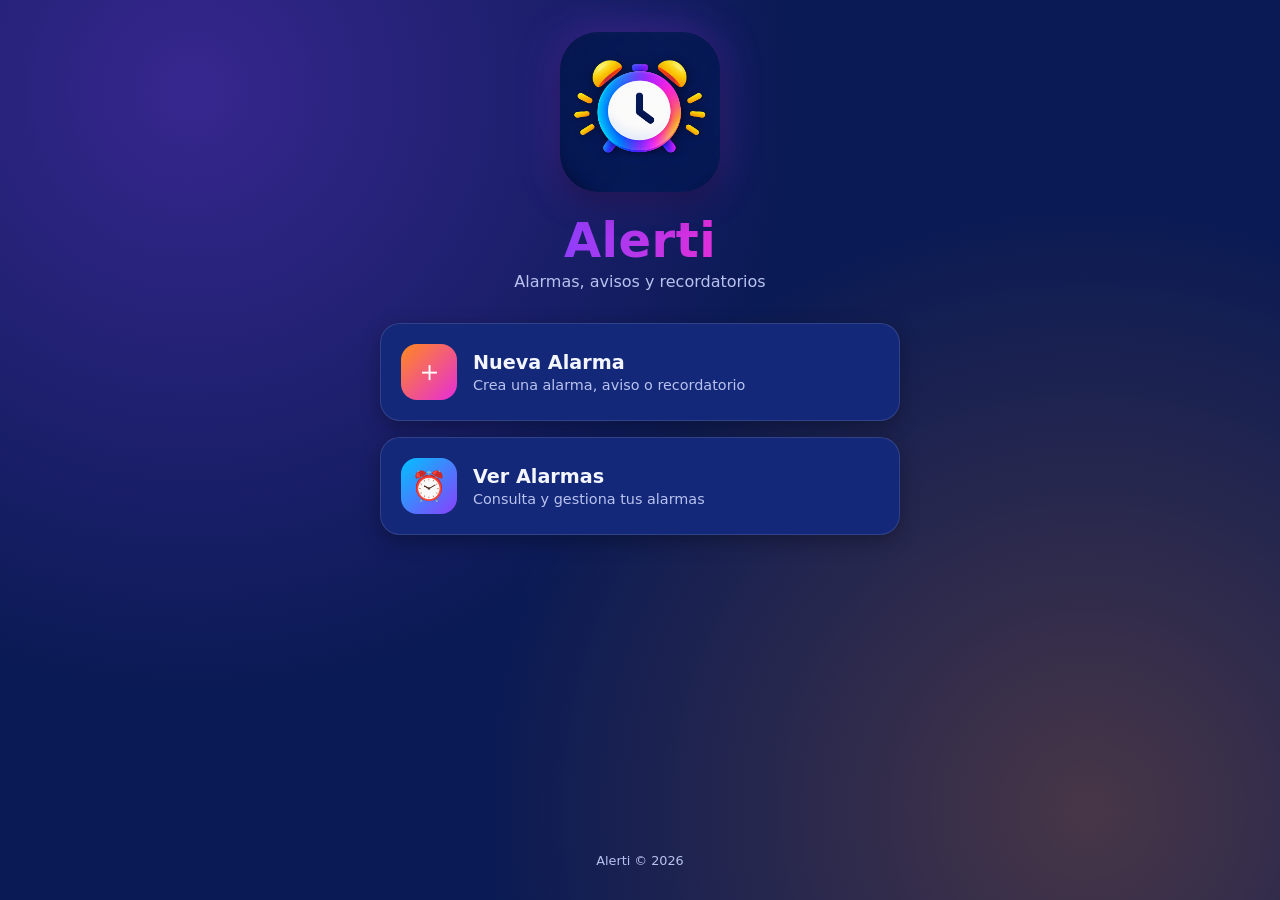
<file: index.html>
<!DOCTYPE html>
<html lang="es">
<head>
  <meta charset="UTF-8">
  <meta name="viewport" content="width=device-width, initial-scale=1">
  <meta name="theme-color" content="#0a1a54">
  <title>Alerti</title>
  <link rel="icon" type="image/png" href="img/logoAlerti.png">
  <link rel="stylesheet" href="css/style.css">
  <link rel="stylesheet" href="css/formulario.css">
  <link rel="stylesheet" href="css/aviso.css">
</head>
<body>
  <main class="app">
    <header class="hero">
      <img class="logo" src="img/logoAlerti.png" alt="Logo de Alerti">
      <h1>Alerti</h1>
      <p class="tagline">Alarmas, avisos y recordatorios</p>
    </header>

    <nav class="menu" aria-label="Menú principal">
      <a class="card card-new" href="nueva-alarma.html">
        <span class="card-icon" aria-hidden="true">＋</span>
        <span class="card-text">
          <strong>Nueva Alarma</strong>
          <small>Crea una alarma, aviso o recordatorio</small>
        </span>
      </a>

      <a class="card card-list" href="alarmas.html">
        <span class="card-icon" aria-hidden="true">⏰</span>
        <span class="card-text">
          <strong>Ver Alarmas</strong>
          <small>Consulta y gestiona tus alarmas</small>
        </span>
      </a>
    </nav>

    <footer class="footer">Alerti &copy; 2026</footer>
  </main>

  <script src="js/motor.js"></script>
</body>
</html>
</file>
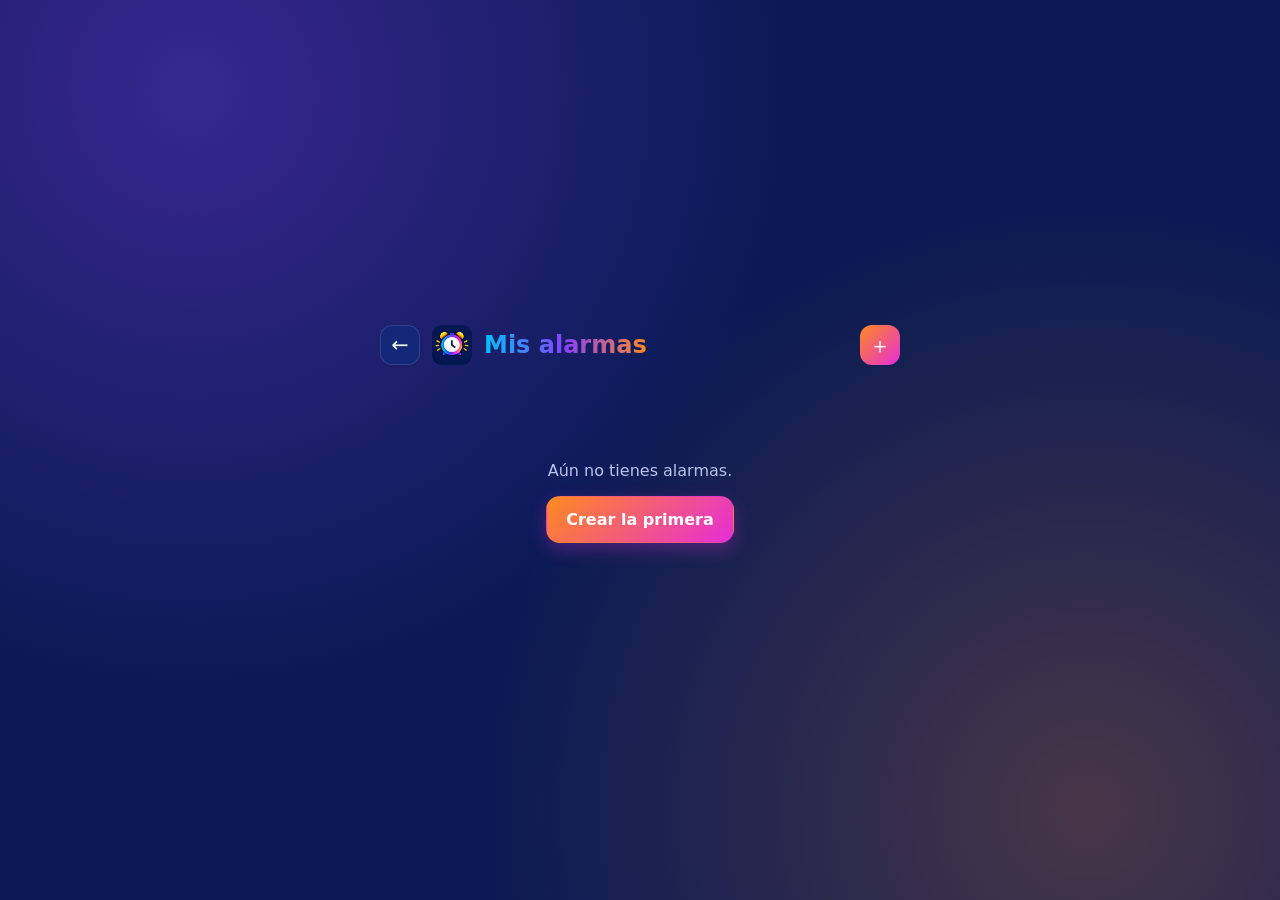
<file: alarmas.html>
<!DOCTYPE html>
<html lang="es">
<head>
  <meta charset="UTF-8">
  <meta name="viewport" content="width=device-width, initial-scale=1">
  <meta name="theme-color" content="#0a1a54">
  <title>Mis alarmas · Alerti</title>
  <link rel="icon" type="image/png" href="img/logoAlerti.png">
  <link rel="stylesheet" href="css/style.css">
  <link rel="stylesheet" href="css/formulario.css">
  <link rel="stylesheet" href="css/alarmas.css">
  <link rel="stylesheet" href="css/aviso.css">
</head>
<body>
  <main class="app">
    <header class="topbar">
      <a class="back" href="index.html" aria-label="Volver al inicio">&larr;</a>
      <img class="logo-mini" src="img/logoAlerti.png" alt="">
      <h1>Mis alarmas</h1>
      <a class="btn-add" href="nueva-alarma.html" aria-label="Nueva alarma">＋</a>
    </header>

    <ul id="lista" class="lista"></ul>

    <div id="vacio" class="vacio" hidden>
      <p>Aún no tienes alarmas.</p>
      <a class="btn-primary" href="nueva-alarma.html">Crear la primera</a>
    </div>
  </main>

  <script src="js/motor.js"></script>
  <script src="js/alarmas.js"></script>
</body>
</html>
</file>
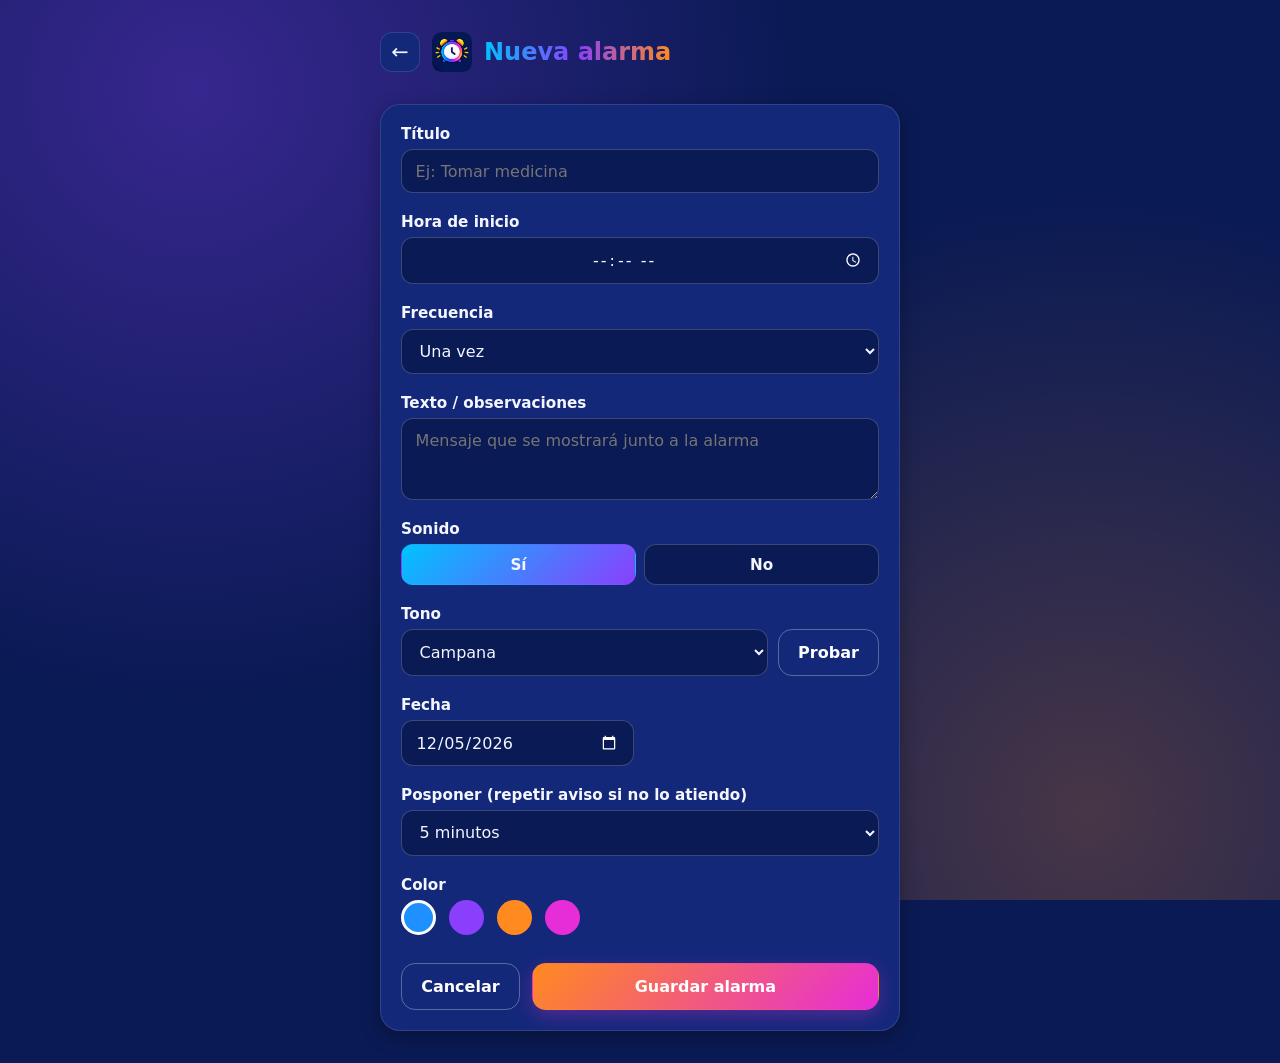
<file: nueva-alarma.html>
<!DOCTYPE html>
<html lang="es">
<head>
  <meta charset="UTF-8">
  <meta name="viewport" content="width=device-width, initial-scale=1">
  <meta name="theme-color" content="#0a1a54">
  <title>Nueva alarma · Alerti</title>
  <link rel="icon" type="image/png" href="img/logoAlerti.png">
  <link rel="stylesheet" href="css/style.css">
  <link rel="stylesheet" href="css/formulario.css">
  <link rel="stylesheet" href="css/aviso.css">
</head>
<body>
  <main class="app">
    <header class="topbar">
      <a class="back" href="index.html" aria-label="Volver al inicio">&larr;</a>
      <img class="logo-mini" src="img/logoAlerti.png" alt="">
      <h1>Nueva alarma</h1>
    </header>

    <form id="form-alarma" class="form" novalidate>
      <div class="field">
        <label for="titulo">Título</label>
        <input type="text" id="titulo" maxlength="60" placeholder="Ej: Tomar medicina" required>
      </div>

      <div class="field">
        <label for="hora">Hora de inicio</label>
        <input type="time" id="hora" class="big-time" required>
      </div>

      <div class="field">
        <label for="frecuencia">Frecuencia</label>
        <select id="frecuencia">
          <option value="una-vez" selected>Una vez</option>
          <option value="diaria">Diaria</option>
          <option value="semanal">Semanal</option>
          <option value="anual">Anual</option>
          <option value="intervalo">Intervalo</option>
        </select>
      </div>

      <div class="field" id="bloque-semanal" hidden>
        <span class="label">Días de la semana</span>
        <div class="chips" id="dias-semana">
          <label class="chip"><input type="checkbox" value="1"><span>L</span></label>
          <label class="chip"><input type="checkbox" value="2"><span>M</span></label>
          <label class="chip"><input type="checkbox" value="3"><span>X</span></label>
          <label class="chip"><input type="checkbox" value="4"><span>J</span></label>
          <label class="chip"><input type="checkbox" value="5"><span>V</span></label>
          <label class="chip"><input type="checkbox" value="6"><span>S</span></label>
          <label class="chip"><input type="checkbox" value="0"><span>D</span></label>
        </div>
      </div>

      <div class="field" id="bloque-intervalo" hidden>
        <span class="label">Repetir cada</span>
        <div class="row">
          <input type="number" id="intervalo-valor" min="1" max="999" value="1" aria-label="Cantidad">
          <select id="intervalo-unidad" aria-label="Unidad">
            <option value="minutos">minutos</option>
            <option value="horas" selected>horas</option>
            <option value="dias">días</option>
          </select>
        </div>
      </div>

      <div class="field">
        <label for="texto">Texto / observaciones</label>
        <textarea id="texto" rows="3" maxlength="250" placeholder="Mensaje que se mostrará junto a la alarma"></textarea>
      </div>

      <div class="field">
        <span class="label">Sonido</span>
        <div class="segmented" role="radiogroup" aria-label="Sonido">
          <label><input type="radio" name="sonido" value="si" checked><span>Sí</span></label>
          <label><input type="radio" name="sonido" value="no"><span>No</span></label>
        </div>
      </div>

      <div class="field" id="bloque-tono">
        <label for="tono">Tono</label>
        <div class="row">
          <select id="tono">
            <option value="campana">Campana</option>
            <option value="beep">Beep</option>
            <option value="suave">Suave</option>
            <option value="urgente">Urgente</option>
          </select>
          <button type="button" id="probar-tono" class="btn-ghost">Probar</button>
        </div>
      </div>

      <div class="field two">
        <div>
          <label for="desde" id="lbl-desde">Desde</label>
          <input type="date" id="desde" required>
        </div>
        <div id="bloque-hasta">
          <label for="hasta">Hasta <small>(opcional)</small></label>
          <input type="date" id="hasta">
        </div>
      </div>

      <div class="field">
        <label for="posponer">Posponer (repetir aviso si no lo atiendo)</label>
        <select id="posponer">
          <option value="0">No</option>
          <option value="5" selected>5 minutos</option>
          <option value="10">10 minutos</option>
          <option value="15">15 minutos</option>
          <option value="30">30 minutos</option>
        </select>
      </div>

      <div class="field">
        <span class="label">Color</span>
        <div class="colors" id="colores">
          <label><input type="radio" name="color" value="azul" checked><span class="dot azul"></span></label>
          <label><input type="radio" name="color" value="morado"><span class="dot morado"></span></label>
          <label><input type="radio" name="color" value="naranja"><span class="dot naranja"></span></label>
          <label><input type="radio" name="color" value="magenta"><span class="dot magenta"></span></label>
        </div>
      </div>

      <p id="error" class="error" role="alert" hidden></p>

      <div class="actions">
        <a class="btn-ghost" href="index.html">Cancelar</a>
        <button type="submit" class="btn-primary">Guardar alarma</button>
      </div>
    </form>

    <div id="toast" class="toast" role="status" hidden>Alarma guardada</div>
  </main>

  <script src="js/motor.js"></script>
  <script src="js/nueva-alarma.js"></script>
</body>
</html>
</file>
<file: css/style.css>
:root {
  --navy: #0a1a54;
  --navy-light: #14287a;
  --blue: #1e90ff;
  --cyan: #00c2ff;
  --purple: #8a3ffc;
  --magenta: #e62dd8;
  --orange: #ff8a1f;
  --yellow: #ffc61a;
  --text: #f4f6ff;
  --text-soft: #b8c2ee;
}

* { box-sizing: border-box; margin: 0; padding: 0; }

body {
  min-height: 100vh;
  font-family: "Segoe UI", system-ui, -apple-system, Roboto, sans-serif;
  color: var(--text);
  background:
    radial-gradient(circle at 15% 10%, rgba(138, 63, 252, .35), transparent 45%),
    radial-gradient(circle at 85% 90%, rgba(255, 138, 31, .25), transparent 45%),
    var(--navy);
  background-attachment: fixed;
}

.app {
  width: 100%;
  max-width: 560px;
  min-height: 100vh;
  margin: 0 auto;
  padding: 2rem 1.25rem;
  display: flex;
  flex-direction: column;
  gap: 2rem;
}

.hero { text-align: center; }

.logo {
  width: clamp(110px, 32vw, 160px);
  height: auto;
  border-radius: 24%;
  box-shadow: 0 10px 30px rgba(0, 0, 0, .45), 0 0 40px rgba(138, 63, 252, .45);
}

.hero h1 {
  margin-top: 1rem;
  font-size: clamp(2.2rem, 8vw, 3rem);
  letter-spacing: .5px;
  background: linear-gradient(90deg, var(--cyan), var(--purple), var(--magenta), var(--orange));
  -webkit-background-clip: text;
  background-clip: text;
  color: transparent;
}

.tagline { margin-top: .25rem; color: var(--text-soft); }

.menu { display: grid; gap: 1rem; }

.card {
  display: flex;
  align-items: center;
  gap: 1rem;
  padding: 1.25rem;
  border-radius: 20px;
  color: var(--text);
  text-decoration: none;
  background: var(--navy-light);
  border: 1px solid rgba(255, 255, 255, .12);
  box-shadow: 0 6px 20px rgba(0, 0, 0, .3);
  transition: transform .15s ease, box-shadow .15s ease;
}

.card:hover, .card:focus-visible {
  transform: translateY(-3px);
  box-shadow: 0 10px 28px rgba(0, 0, 0, .4);
  outline: none;
}

.card:active { transform: scale(.98); }

.card-icon {
  flex: none;
  width: 3.5rem;
  height: 3.5rem;
  display: grid;
  place-items: center;
  font-size: 1.8rem;
  border-radius: 16px;
  color: #fff;
}

.card-new .card-icon { background: linear-gradient(135deg, var(--orange), var(--magenta)); }
.card-list .card-icon { background: linear-gradient(135deg, var(--cyan), var(--purple)); }

.card-new:hover { border-color: var(--orange); }
.card-list:hover { border-color: var(--cyan); }

.card-text { display: flex; flex-direction: column; gap: .15rem; }
.card-text strong { font-size: 1.2rem; }
.card-text small { color: var(--text-soft); font-size: .9rem; }

.footer {
  margin-top: auto;
  text-align: center;
  font-size: .8rem;
  color: var(--text-soft);
}

@media (min-width: 640px) {
  .app { justify-content: center; }
}
</file>
<file: css/formulario.css>
[hidden] { display: none !important; }

.topbar {
  display: flex;
  align-items: center;
  gap: .75rem;
}

.topbar h1 {
  font-size: 1.5rem;
  background: linear-gradient(90deg, var(--cyan), var(--purple), var(--orange));
  -webkit-background-clip: text;
  background-clip: text;
  color: transparent;
}

.back {
  width: 2.5rem;
  height: 2.5rem;
  display: grid;
  place-items: center;
  border-radius: 12px;
  background: var(--navy-light);
  color: var(--text);
  text-decoration: none;
  font-size: 1.3rem;
  border: 1px solid rgba(255, 255, 255, .12);
}

.logo-mini { width: 2.5rem; height: 2.5rem; border-radius: 24%; }

.form {
  display: flex;
  flex-direction: column;
  gap: 1.25rem;
  padding: 1.25rem;
  border-radius: 20px;
  background: var(--navy-light);
  border: 1px solid rgba(255, 255, 255, .12);
  box-shadow: 0 6px 20px rgba(0, 0, 0, .3);
}

.field { display: flex; flex-direction: column; gap: .4rem; }
.field label, .field .label { font-weight: 600; font-size: .95rem; }
.field small { color: var(--text-soft); font-weight: 400; }

input[type="text"], input[type="time"], input[type="date"], input[type="number"],
select, textarea {
  width: 100%;
  padding: .7rem .85rem;
  font: inherit;
  color: var(--text);
  background: var(--navy);
  border: 1px solid rgba(255, 255, 255, .2);
  border-radius: 12px;
  color-scheme: dark;
}

input:focus-visible, select:focus-visible, textarea:focus-visible {
  outline: 2px solid var(--orange);
  outline-offset: 1px;
}

textarea { resize: vertical; }

.big-time { font-size: 2rem; text-align: center; letter-spacing: 2px; }

.row { display: flex; gap: .6rem; }
.row input { max-width: 7rem; }
.row select { flex: 1; }

.two { display: grid; grid-template-columns: 1fr 1fr; gap: .8rem; }
.two > div { display: flex; flex-direction: column; gap: .4rem; }
.two label { font-weight: 600; font-size: .95rem; }

.chips { display: flex; gap: .4rem; flex-wrap: wrap; }
.chip input, .segmented input, .colors input { position: absolute; opacity: 0; pointer-events: none; }

.chip span {
  width: 2.6rem;
  height: 2.6rem;
  display: grid;
  place-items: center;
  border-radius: 50%;
  background: var(--navy);
  border: 1px solid rgba(255, 255, 255, .2);
  cursor: pointer;
  font-weight: 600;
}

.chip input:checked + span {
  background: linear-gradient(135deg, var(--purple), var(--magenta));
  border-color: transparent;
}

.chip input:focus-visible + span,
.segmented input:focus-visible + span,
.colors input:focus-visible + .dot { outline: 2px solid var(--orange); outline-offset: 2px; }

.segmented { display: flex; gap: .5rem; }
.segmented label { flex: 1; }
.segmented span {
  display: block;
  text-align: center;
  padding: .65rem;
  border-radius: 12px;
  background: var(--navy);
  border: 1px solid rgba(255, 255, 255, .2);
  cursor: pointer;
  font-weight: 600;
}

.segmented input:checked + span {
  background: linear-gradient(135deg, var(--cyan), var(--purple));
  border-color: transparent;
}

.colors { display: flex; gap: .8rem; }
.dot {
  display: block;
  width: 2.2rem;
  height: 2.2rem;
  border-radius: 50%;
  cursor: pointer;
  border: 3px solid transparent;
}
.dot.azul { background: var(--blue); }
.dot.morado { background: var(--purple); }
.dot.naranja { background: var(--orange); }
.dot.magenta { background: var(--magenta); }
.colors input:checked + .dot { border-color: #fff; }

.actions { display: flex; gap: .75rem; margin-top: .5rem; }

.btn-primary, .btn-ghost {
  font: inherit;
  font-weight: 700;
  padding: .8rem 1.2rem;
  border-radius: 14px;
  cursor: pointer;
  text-decoration: none;
  text-align: center;
  color: #fff;
  border: 1px solid transparent;
}

.btn-primary {
  flex: 1;
  background: linear-gradient(135deg, var(--orange), var(--magenta));
  box-shadow: 0 6px 18px rgba(230, 45, 216, .3);
}

.btn-primary:hover { filter: brightness(1.1); }

.btn-ghost {
  background: transparent;
  border-color: rgba(255, 255, 255, .3);
}

.btn-ghost:hover { background: rgba(255, 255, 255, .08); }

.error {
  padding: .7rem .9rem;
  border-radius: 12px;
  background: rgba(255, 138, 31, .15);
  border: 1px solid var(--orange);
  color: var(--yellow);
}

.toast {
  position: fixed;
  left: 50%;
  bottom: 1.5rem;
  transform: translateX(-50%);
  padding: .8rem 1.4rem;
  border-radius: 999px;
  background: linear-gradient(135deg, var(--cyan), var(--purple));
  font-weight: 700;
  box-shadow: 0 8px 24px rgba(0, 0, 0, .4);
}
</file>
<file: css/aviso.css>
.aviso-overlay {
  position: fixed;
  inset: 0;
  z-index: 1000;
  display: flex;
  flex-direction: column;
  align-items: center;
  justify-content: center;
  gap: 1rem;
  padding: 1.25rem;
  overflow-y: auto;
  background: rgba(5, 10, 40, .85);
  backdrop-filter: blur(4px);
}

.aviso {
  --c: var(--blue);
  width: 100%;
  max-width: 420px;
  padding: 1.5rem;
  text-align: center;
  border-radius: 24px;
  background: var(--navy-light);
  border: 2px solid var(--c);
  box-shadow: 0 0 40px var(--c);
  animation: latido 1.2s ease-in-out infinite;
}

.aviso.azul { --c: var(--blue); }
.aviso.morado { --c: var(--purple); }
.aviso.naranja { --c: var(--orange); }
.aviso.magenta { --c: var(--magenta); }

.aviso-hora { font-size: 3rem; font-weight: 700; color: var(--c); line-height: 1; }
.aviso h2 { margin: .5rem 0; overflow-wrap: anywhere; }
.aviso p { color: var(--text-soft); margin-bottom: .5rem; overflow-wrap: anywhere; }
.aviso-acciones { display: flex; gap: .6rem; margin-top: 1rem; }
.aviso-acciones button { flex: 1; }

@keyframes latido {
  50% { transform: scale(1.02); }
}

@media (prefers-reduced-motion: reduce) {
  .aviso { animation: none; }
}
</file>
<file: css/alarmas.css>
.btn-add {
  margin-left: auto;
  width: 2.5rem;
  height: 2.5rem;
  display: grid;
  place-items: center;
  border-radius: 12px;
  color: #fff;
  text-decoration: none;
  font-size: 1.4rem;
  background: linear-gradient(135deg, var(--orange), var(--magenta));
}

.lista { list-style: none; display: grid; gap: 1rem; }

.alarma {
  --c: var(--blue);
  padding: 1rem 1.1rem;
  border-radius: 18px;
  background: var(--navy-light);
  border: 1px solid rgba(255, 255, 255, .12);
  border-left: 6px solid var(--c);
  box-shadow: 0 6px 20px rgba(0, 0, 0, .3);
  display: grid;
  gap: .6rem;
}

.alarma.azul { --c: var(--blue); }
.alarma.morado { --c: var(--purple); }
.alarma.naranja { --c: var(--orange); }
.alarma.magenta { --c: var(--magenta); }
.alarma.inactiva .info { opacity: .45; }

.alarma-cab { display: flex; align-items: center; gap: .8rem; }
.hora { font-size: 2rem; font-weight: 700; color: var(--c); line-height: 1; }
.titulo { font-weight: 600; font-size: 1.05rem; overflow-wrap: anywhere; }
.info { flex: 1; min-width: 0; }
.detalle { color: var(--text-soft); font-size: .88rem; margin-top: .2rem; }
.texto { color: var(--text); font-size: .92rem; overflow-wrap: anywhere; }

.switch { position: relative; flex: none; width: 3rem; height: 1.7rem; }
.switch input { position: absolute; inset: 0; opacity: 0; cursor: pointer; margin: 0; }
.switch span {
  position: absolute;
  inset: 0;
  border-radius: 999px;
  background: var(--navy);
  border: 1px solid rgba(255, 255, 255, .25);
  pointer-events: none;
  transition: background .15s;
}
.switch span::after {
  content: "";
  position: absolute;
  top: 2px;
  left: 2px;
  width: calc(1.7rem - 6px);
  height: calc(1.7rem - 6px);
  border-radius: 50%;
  background: #fff;
  transition: transform .15s;
}
.switch input:checked + span { background: linear-gradient(135deg, var(--cyan), var(--purple)); border-color: transparent; }
.switch input:checked + span::after { transform: translateX(1.3rem); }
.switch input:focus-visible + span { outline: 2px solid var(--orange); outline-offset: 2px; }

.acciones { display: flex; gap: .6rem; }
.acciones a, .acciones button {
  flex: 1;
  font: inherit;
  font-weight: 600;
  padding: .55rem;
  border-radius: 12px;
  text-align: center;
  text-decoration: none;
  cursor: pointer;
  color: #fff;
  background: transparent;
  border: 1px solid rgba(255, 255, 255, .3);
}
.acciones a:hover { background: rgba(30, 144, 255, .2); border-color: var(--blue); }
.acciones .eliminar:hover { background: rgba(230, 45, 216, .2); border-color: var(--magenta); }

.vacio { text-align: center; display: grid; gap: 1rem; justify-items: center; color: var(--text-soft); padding: 2rem 0; }
.vacio .btn-primary { flex: none; }
</file>
